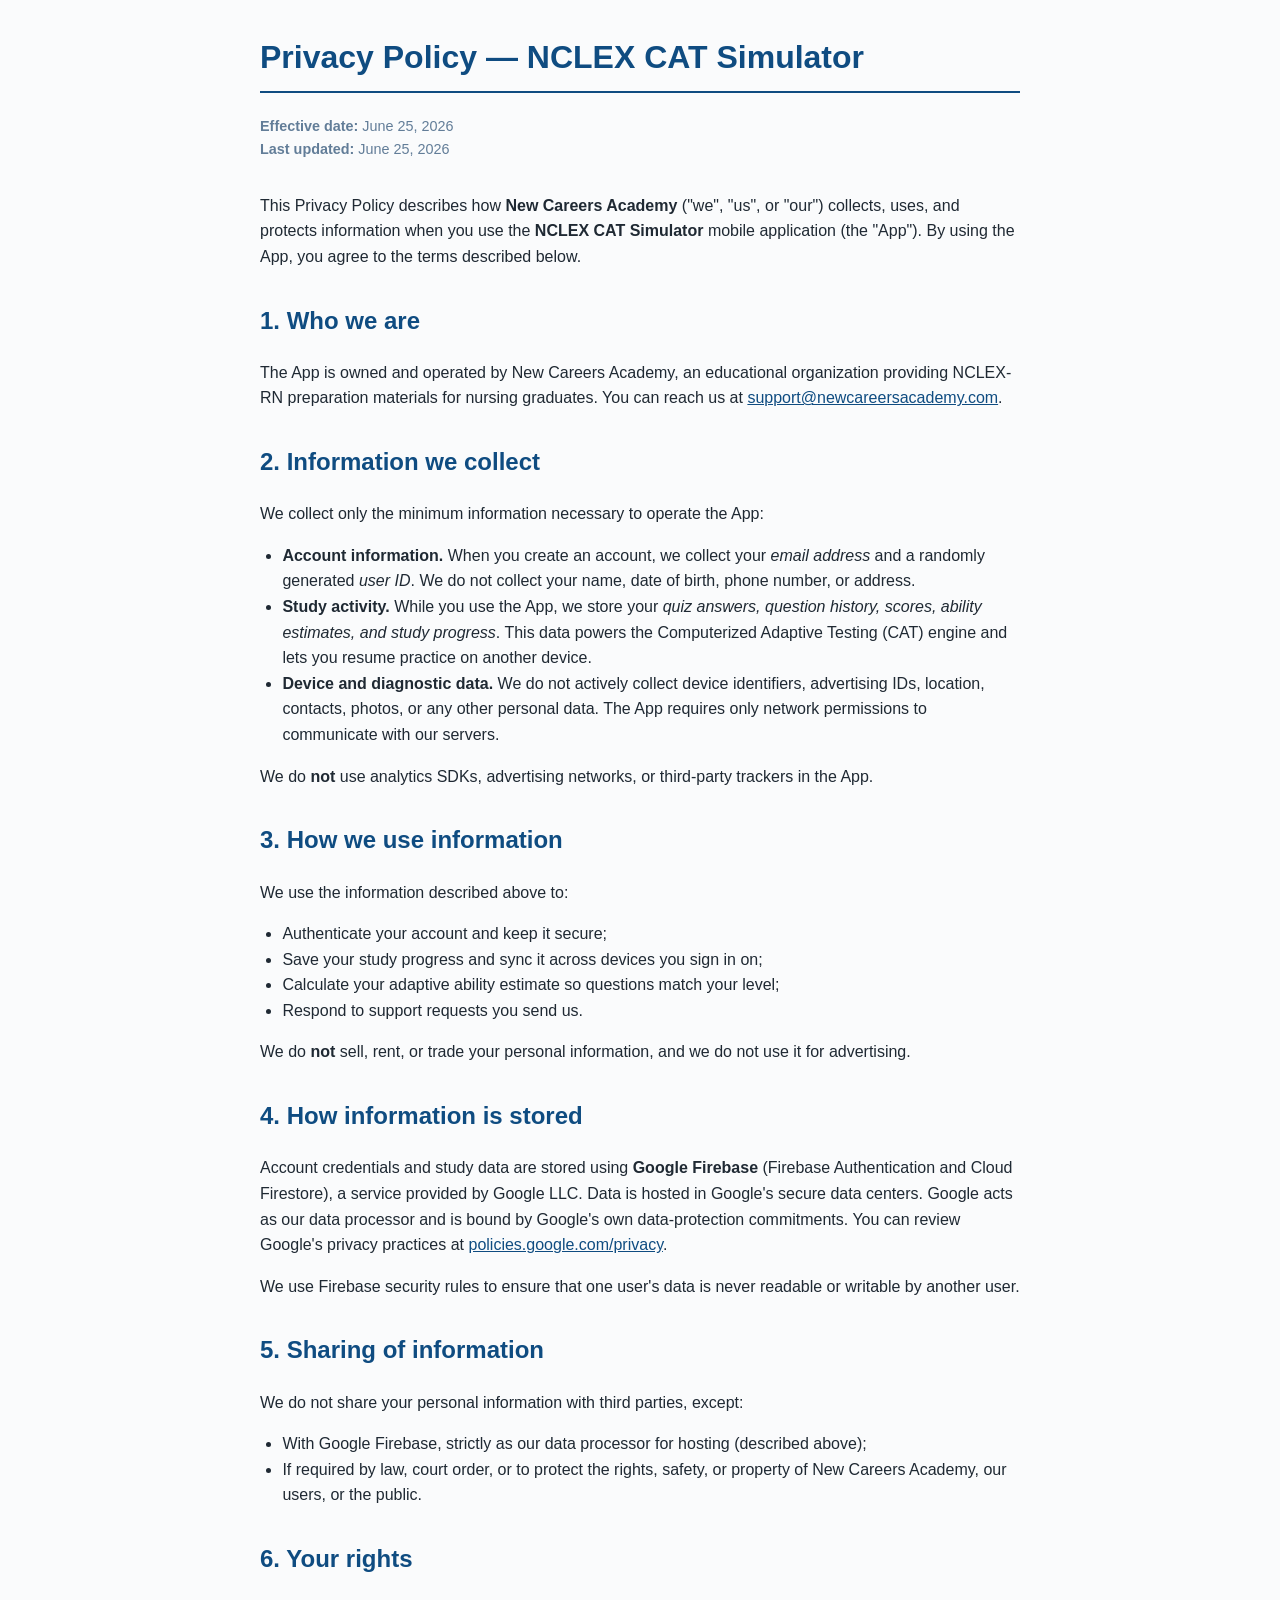
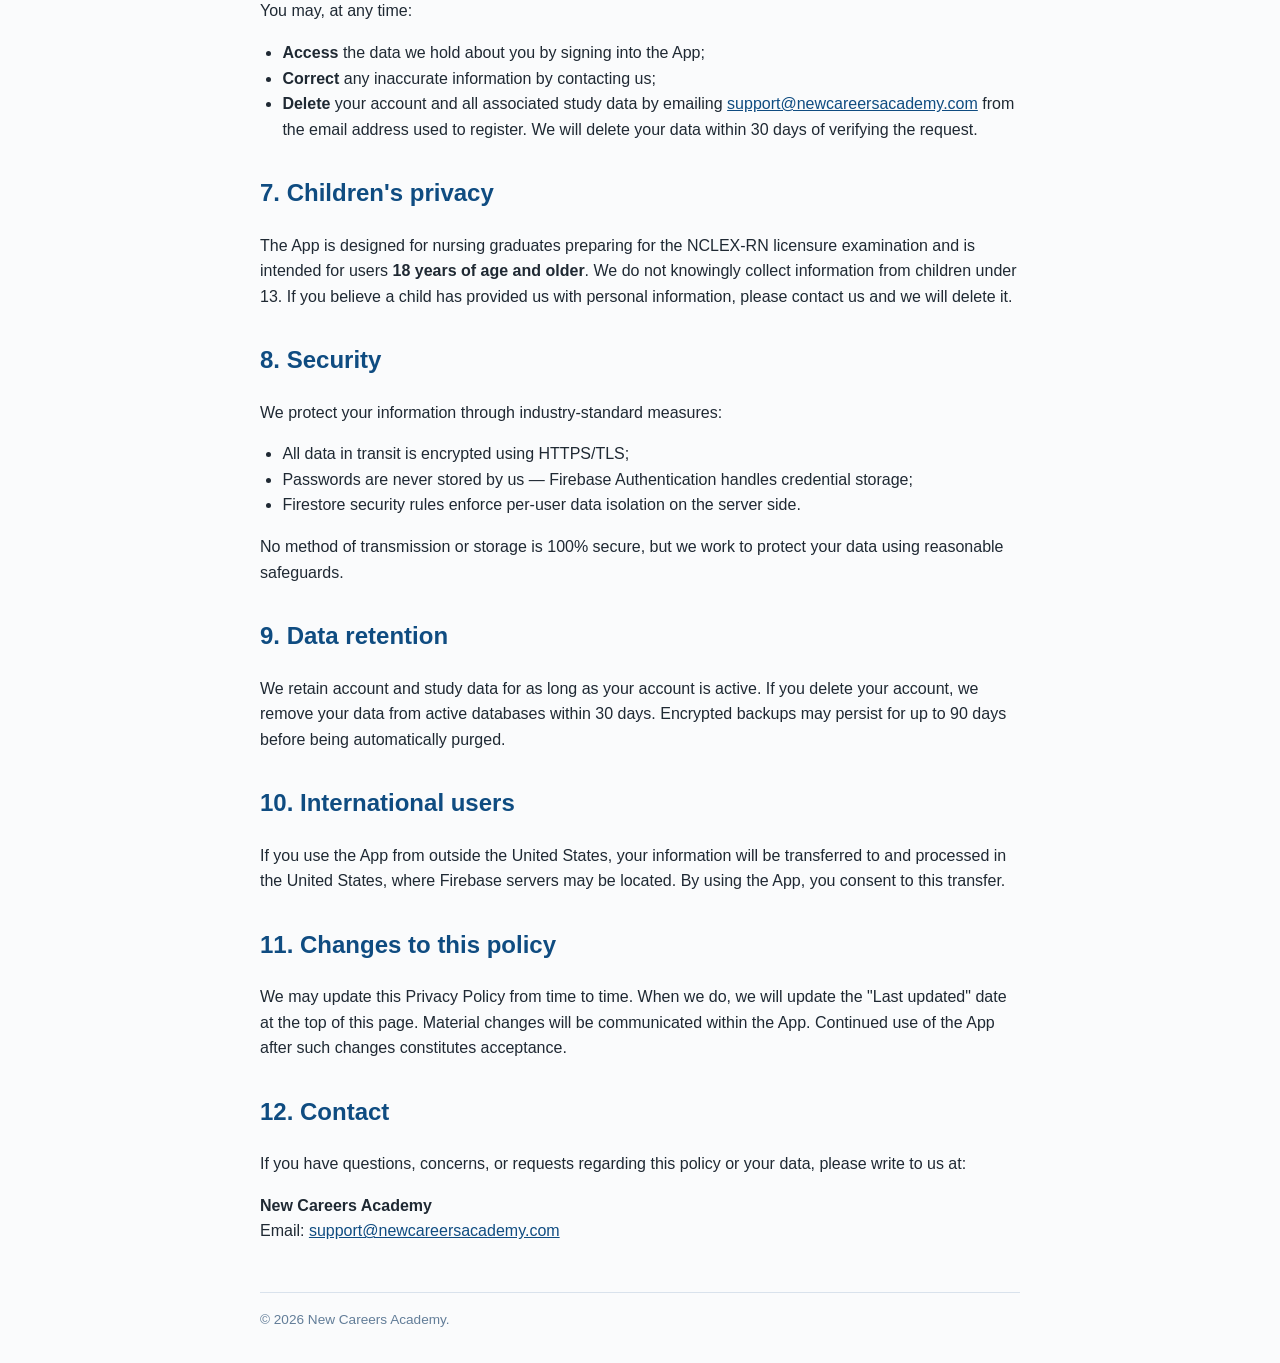
<file: index.html>
<!DOCTYPE html>
<html lang="en">
<head>
<meta charset="UTF-8">
<meta name="viewport" content="width=device-width, initial-scale=1.0">
<title>Privacy Policy — NCLEX CAT Simulator</title>
<style>
  body { font-family: -apple-system, BlinkMacSystemFont, "Segoe UI", Roboto, sans-serif;
         max-width: 760px; margin: 2rem auto; padding: 0 1.25rem; line-height: 1.6;
         color: #1f2933; background: #fafbfc; }
  h1 { color: #0f4c81; border-bottom: 2px solid #0f4c81; padding-bottom: 0.5rem; }
  h2 { color: #0f4c81; margin-top: 2rem; }
  a { color: #0f4c81; }
  .meta { color: #627d98; font-size: 0.9rem; margin-bottom: 2rem; }
  ul { padding-left: 1.4rem; }
  code { background: #eef2f7; padding: 0.1rem 0.35rem; border-radius: 3px; font-size: 0.92em; }
  footer { margin-top: 3rem; padding-top: 1rem; border-top: 1px solid #d9e2ec;
           color: #627d98; font-size: 0.85rem; }
</style>
</head>
<body>

<h1>Privacy Policy — NCLEX CAT Simulator</h1>
<p class="meta"><strong>Effective date:</strong> June 25, 2026<br>
<strong>Last updated:</strong> June 25, 2026</p>

<p>This Privacy Policy describes how <strong>New Careers Academy</strong> ("we", "us", or "our")
collects, uses, and protects information when you use the <strong>NCLEX CAT Simulator</strong>
mobile application (the "App"). By using the App, you agree to the terms described below.</p>

<h2>1. Who we are</h2>
<p>The App is owned and operated by New Careers Academy, an educational organization providing
NCLEX-RN preparation materials for nursing graduates. You can reach us at
<a href="mailto:support@newcareersacademy.com">support@newcareersacademy.com</a>.</p>

<h2>2. Information we collect</h2>
<p>We collect only the minimum information necessary to operate the App:</p>
<ul>
  <li><strong>Account information.</strong> When you create an account, we collect your
      <em>email address</em> and a randomly generated <em>user ID</em>. We do not collect your
      name, date of birth, phone number, or address.</li>
  <li><strong>Study activity.</strong> While you use the App, we store your <em>quiz answers,
      question history, scores, ability estimates, and study progress</em>. This data powers
      the Computerized Adaptive Testing (CAT) engine and lets you resume practice on
      another device.</li>
  <li><strong>Device and diagnostic data.</strong> We do not actively collect device
      identifiers, advertising IDs, location, contacts, photos, or any other personal data.
      The App requires only network permissions to communicate with our servers.</li>
</ul>
<p>We do <strong>not</strong> use analytics SDKs, advertising networks, or third-party
trackers in the App.</p>

<h2>3. How we use information</h2>
<p>We use the information described above to:</p>
<ul>
  <li>Authenticate your account and keep it secure;</li>
  <li>Save your study progress and sync it across devices you sign in on;</li>
  <li>Calculate your adaptive ability estimate so questions match your level;</li>
  <li>Respond to support requests you send us.</li>
</ul>
<p>We do <strong>not</strong> sell, rent, or trade your personal information, and we do not
use it for advertising.</p>

<h2>4. How information is stored</h2>
<p>Account credentials and study data are stored using <strong>Google Firebase</strong>
(Firebase Authentication and Cloud Firestore), a service provided by Google LLC. Data is
hosted in Google's secure data centers. Google acts as our data processor and is bound by
Google's own data-protection commitments. You can review Google's privacy practices at
<a href="https://policies.google.com/privacy" target="_blank" rel="noopener">policies.google.com/privacy</a>.</p>
<p>We use Firebase security rules to ensure that one user's data is never readable or
writable by another user.</p>

<h2>5. Sharing of information</h2>
<p>We do not share your personal information with third parties, except:</p>
<ul>
  <li>With Google Firebase, strictly as our data processor for hosting (described above);</li>
  <li>If required by law, court order, or to protect the rights, safety, or property of
      New Careers Academy, our users, or the public.</li>
</ul>

<h2>6. Your rights</h2>
<p>You may, at any time:</p>
<ul>
  <li><strong>Access</strong> the data we hold about you by signing into the App;</li>
  <li><strong>Correct</strong> any inaccurate information by contacting us;</li>
  <li><strong>Delete</strong> your account and all associated study data by emailing
      <a href="mailto:support@newcareersacademy.com">support@newcareersacademy.com</a>
      from the email address used to register. We will delete your data within 30 days
      of verifying the request.</li>
</ul>

<h2>7. Children's privacy</h2>
<p>The App is designed for nursing graduates preparing for the NCLEX-RN licensure
examination and is intended for users <strong>18 years of age and older</strong>. We do
not knowingly collect information from children under 13. If you believe a child has
provided us with personal information, please contact us and we will delete it.</p>

<h2>8. Security</h2>
<p>We protect your information through industry-standard measures:</p>
<ul>
  <li>All data in transit is encrypted using HTTPS/TLS;</li>
  <li>Passwords are never stored by us — Firebase Authentication handles credential storage;</li>
  <li>Firestore security rules enforce per-user data isolation on the server side.</li>
</ul>
<p>No method of transmission or storage is 100% secure, but we work to protect your data
using reasonable safeguards.</p>

<h2>9. Data retention</h2>
<p>We retain account and study data for as long as your account is active. If you delete
your account, we remove your data from active databases within 30 days. Encrypted backups
may persist for up to 90 days before being automatically purged.</p>

<h2>10. International users</h2>
<p>If you use the App from outside the United States, your information will be transferred
to and processed in the United States, where Firebase servers may be located. By using the
App, you consent to this transfer.</p>

<h2>11. Changes to this policy</h2>
<p>We may update this Privacy Policy from time to time. When we do, we will update the
"Last updated" date at the top of this page. Material changes will be communicated
within the App. Continued use of the App after such changes constitutes acceptance.</p>

<h2>12. Contact</h2>
<p>If you have questions, concerns, or requests regarding this policy or your data, please
write to us at:</p>
<p><strong>New Careers Academy</strong><br>
Email: <a href="mailto:support@newcareersacademy.com">support@newcareersacademy.com</a></p>

<footer>
  &copy; 2026 New Careers Academy.
</footer>

</body>
</html>
</file>
